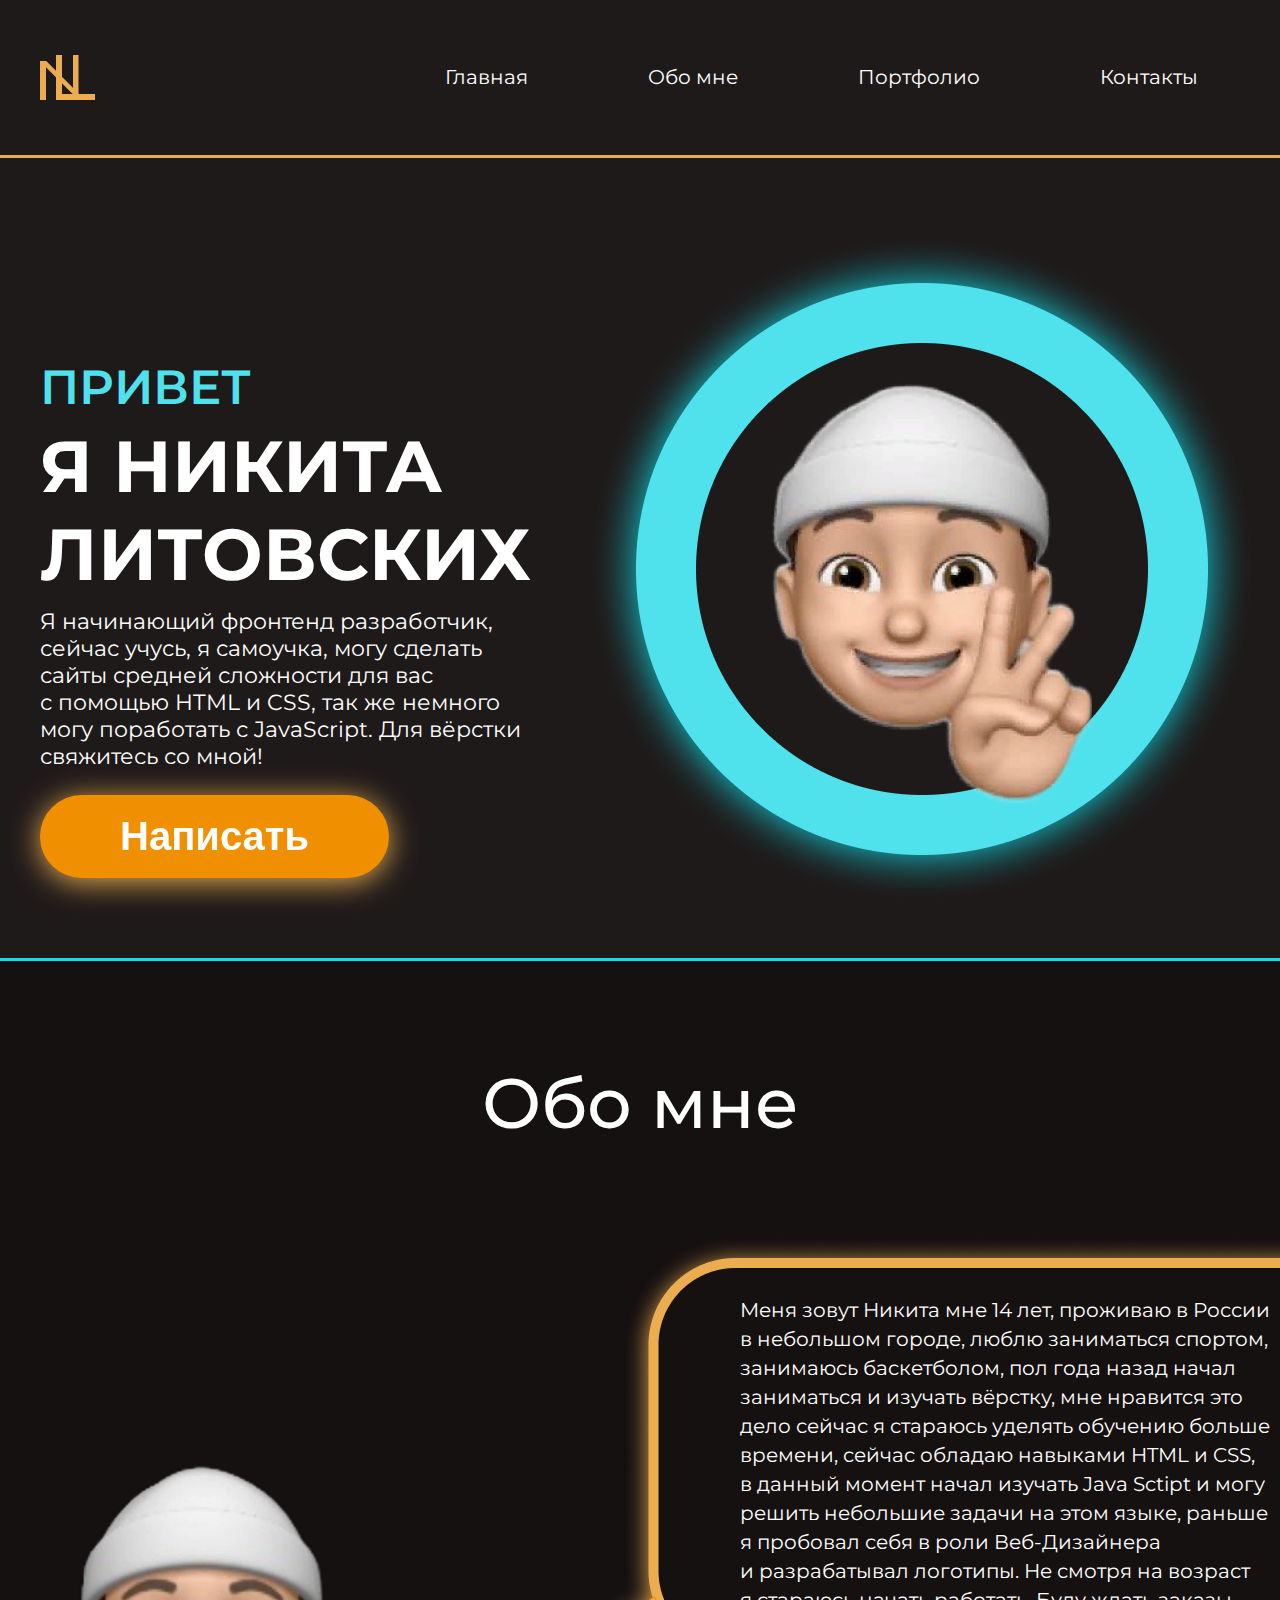
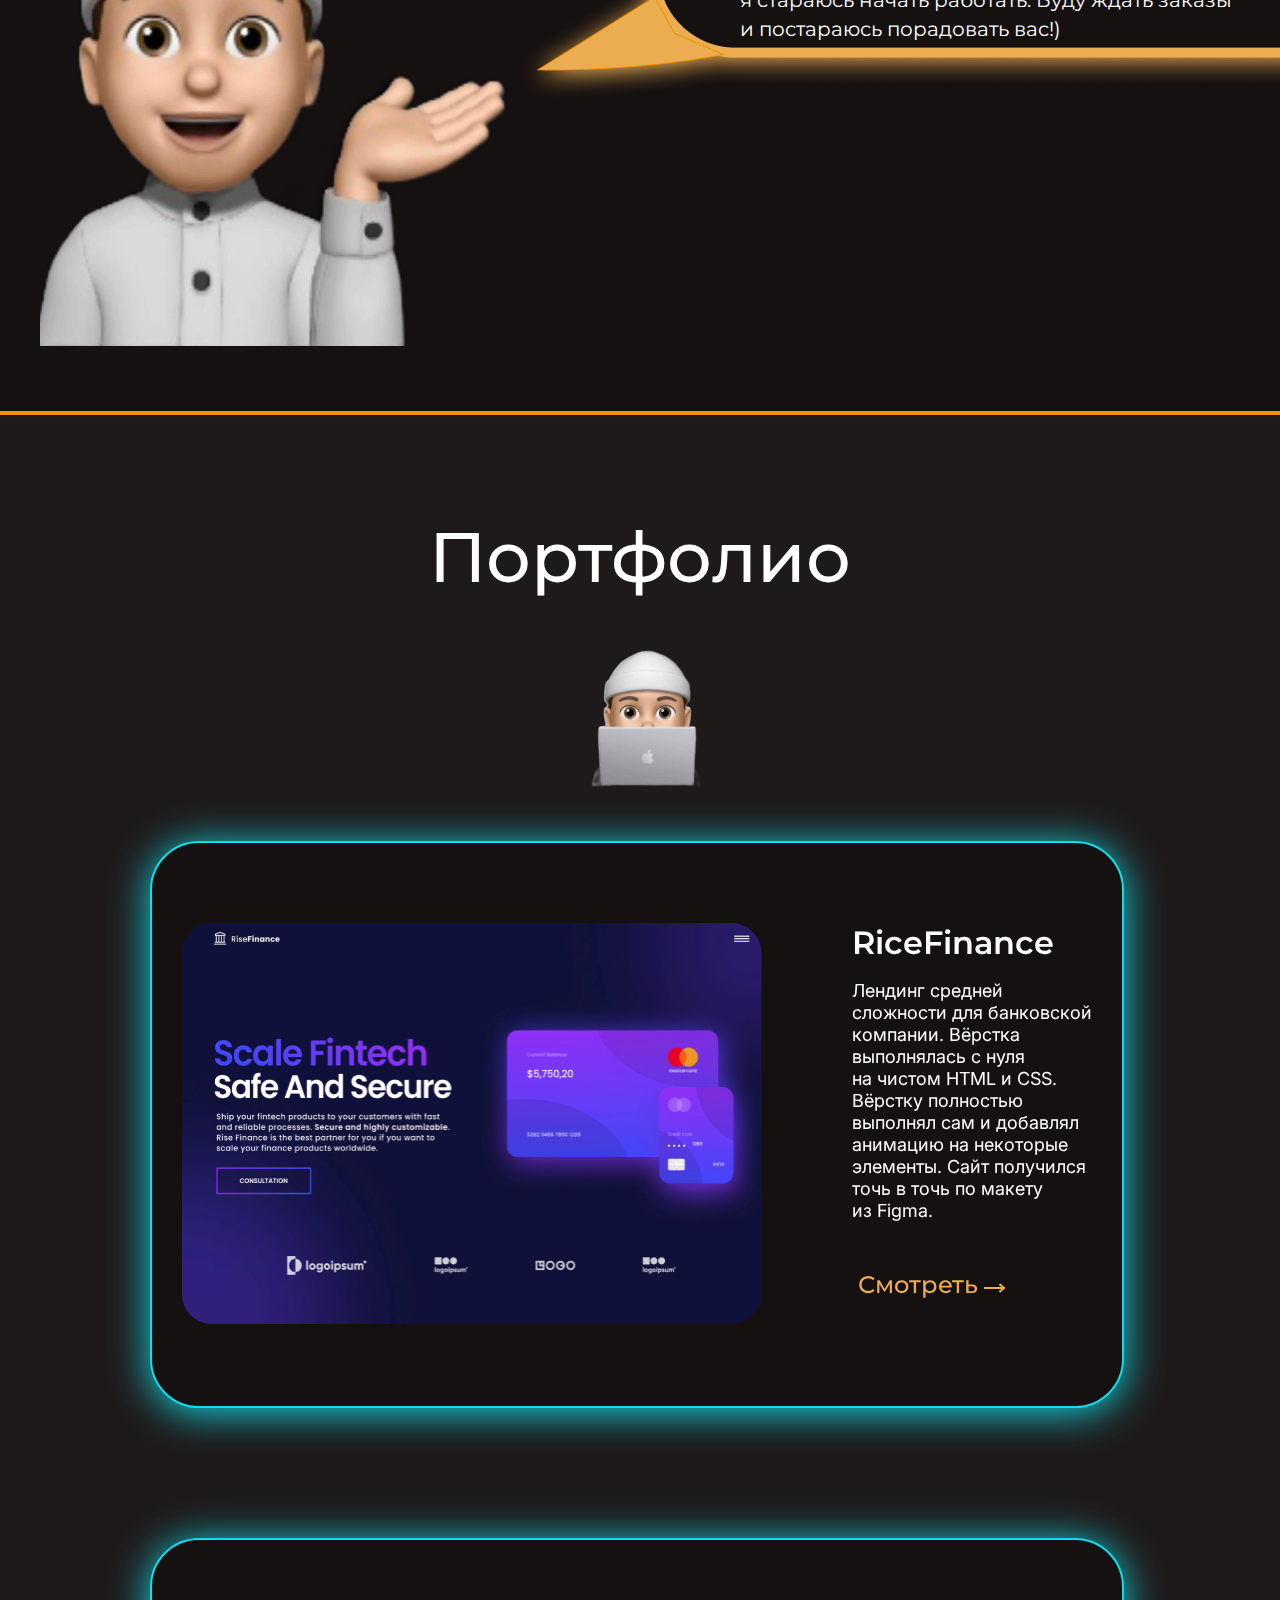
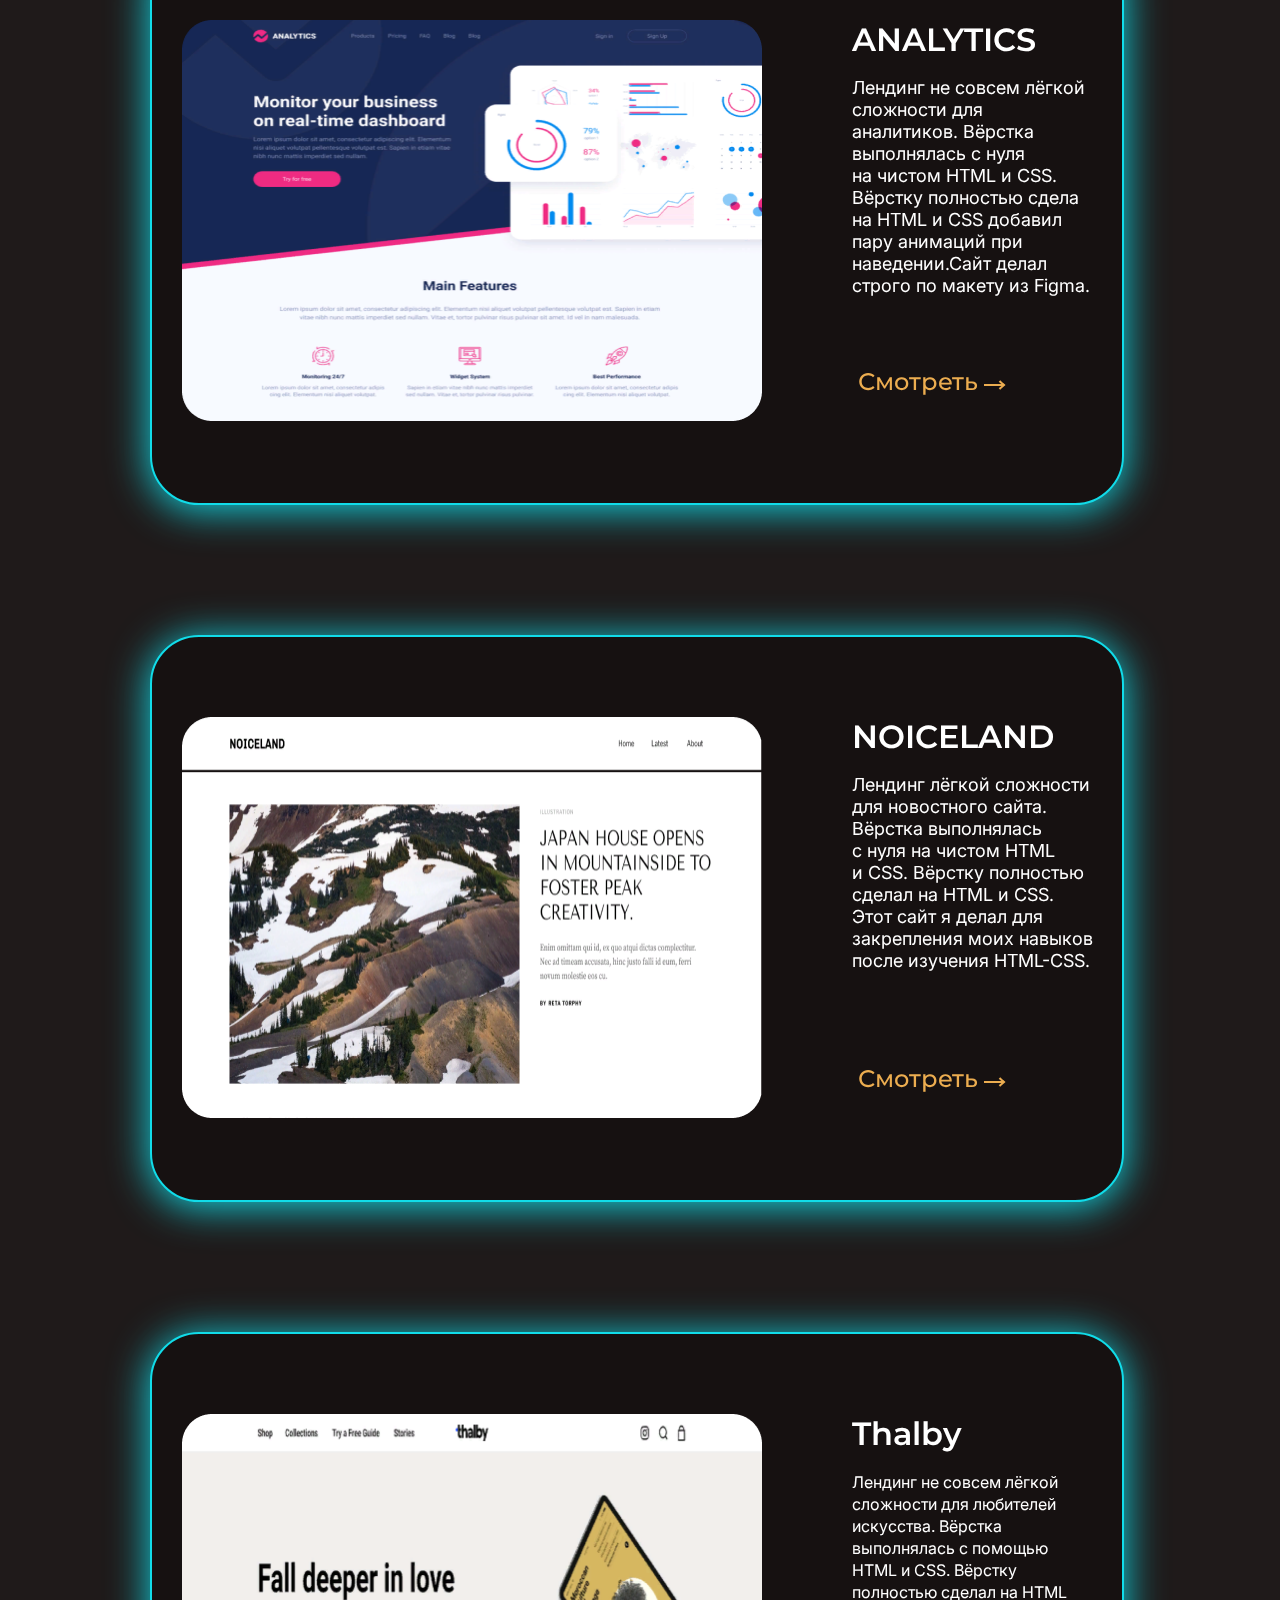
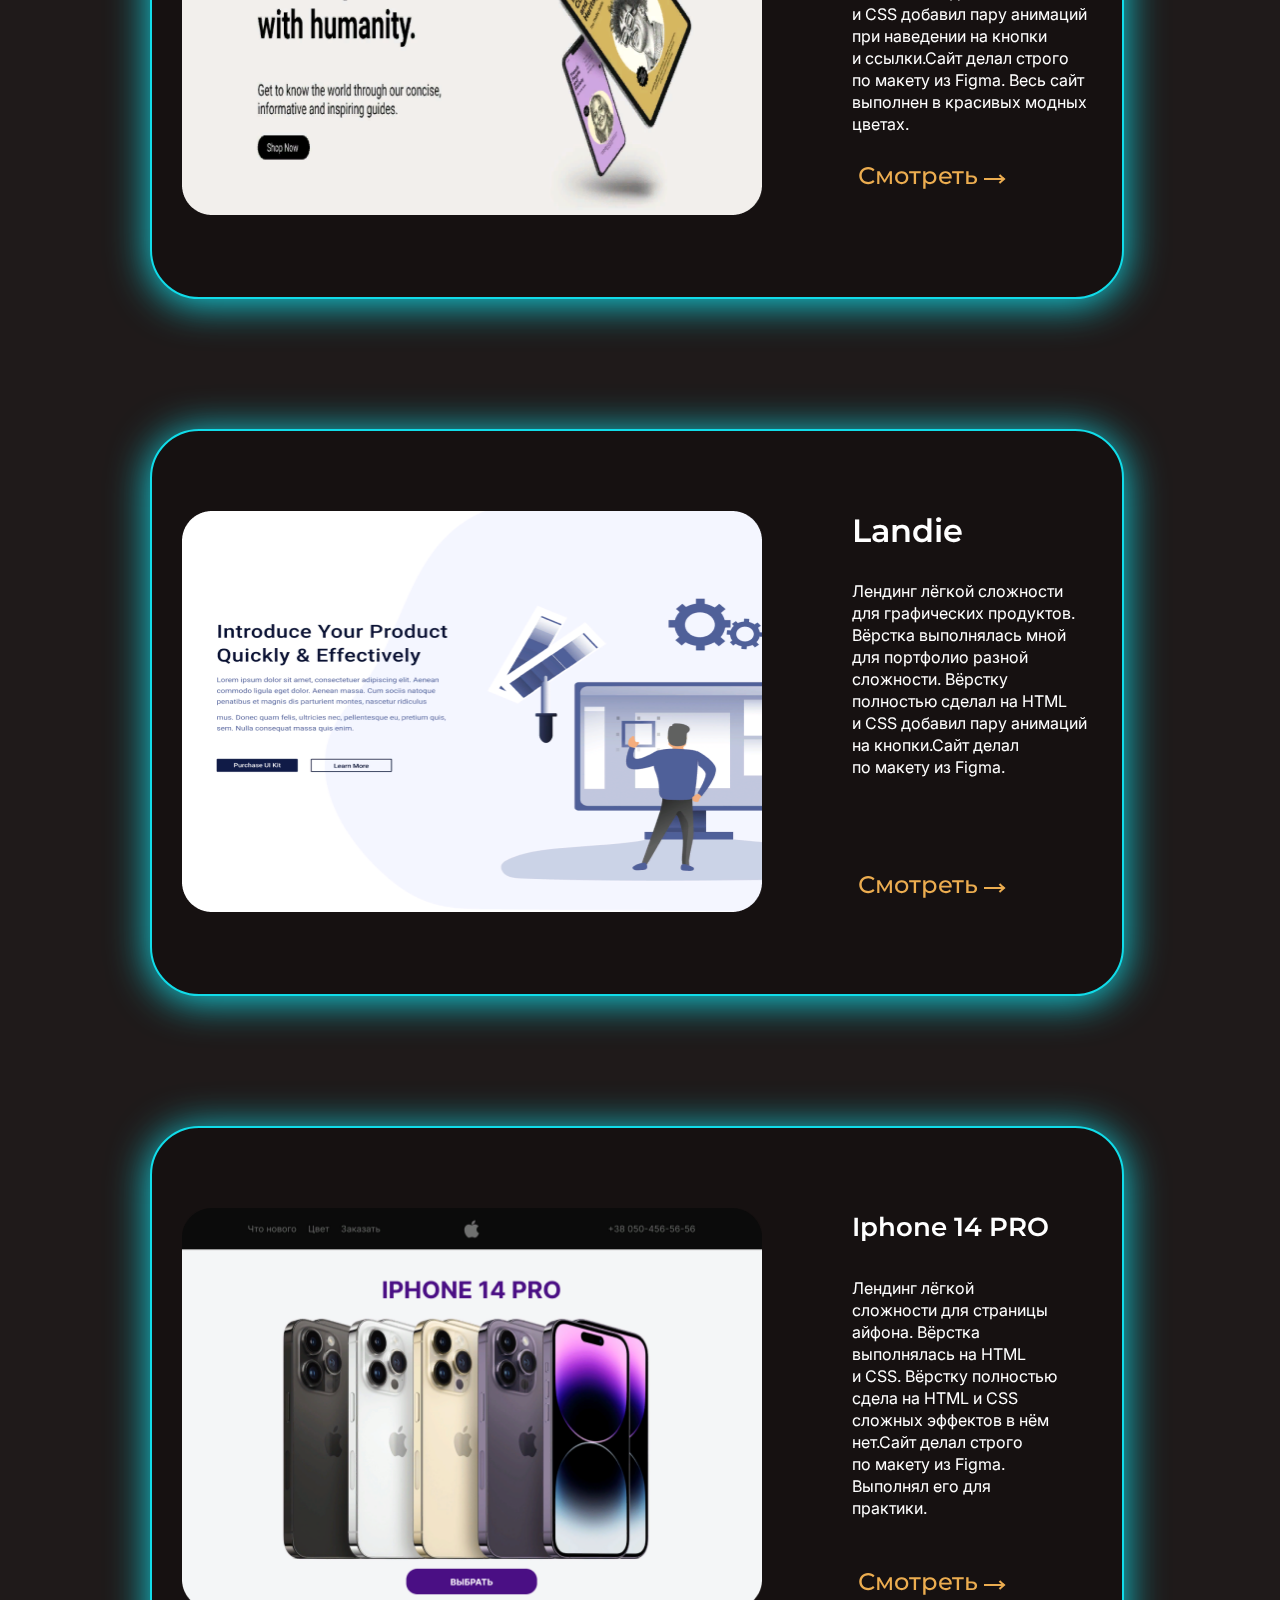
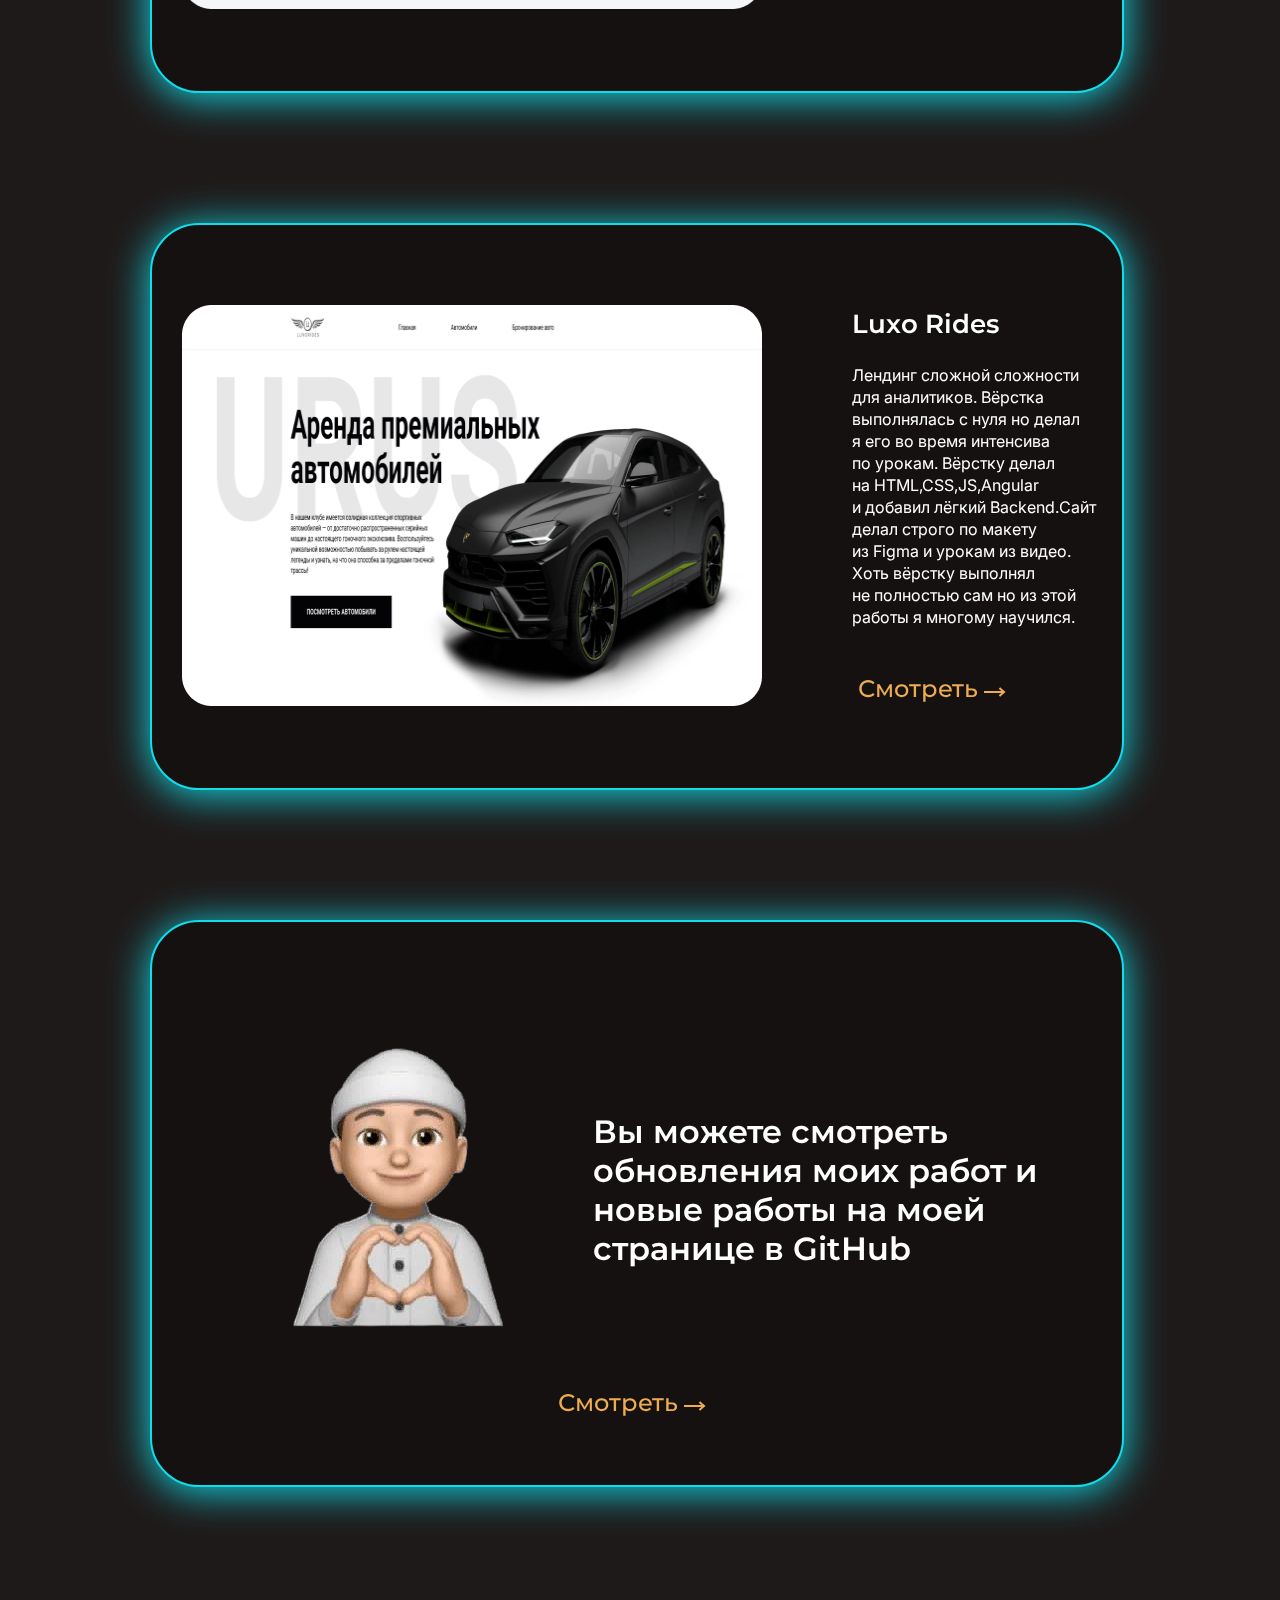
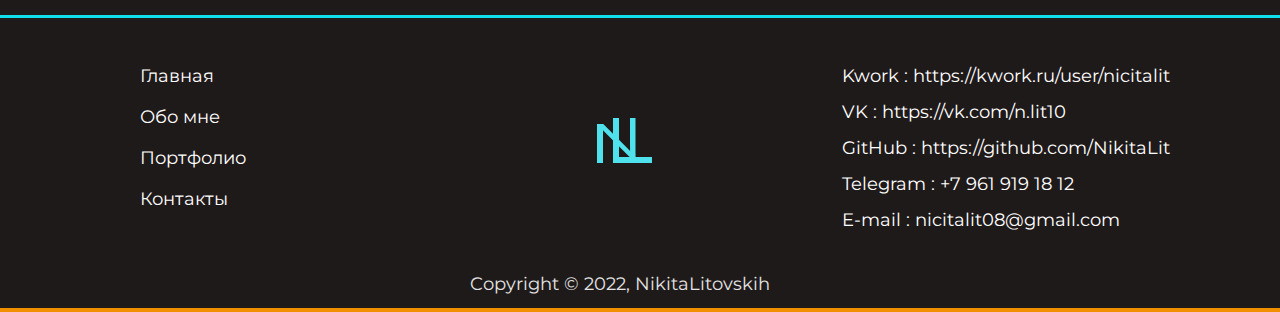
<file: index.html>
<!DOCTYPE html>
<html lang="ru">
<head>
   <meta charset="UTF-8">
   <meta http-equiv="X-UA-Compatible" content="IE=edge">
   <meta name="viewport" content="width=device-width, initial-scale=1.0">
   <title>Nikita Litovskih</title>
   <link rel="stylesheet" href="./about-me.html">
   <link rel="stylesheet" href="./portfolio.html">
   <link rel="stylesheet" href="./contacts.html">
   <link rel="stylesheet" href="./css/main.css">
   <link rel="preconnect" href="https://fonts.googleapis.com">
   <link rel="preconnect" href="https://fonts.gstatic.com" crossorigin>
   <link href="https://fonts.googleapis.com/css2?family=Inter&family=Montserrat:wght@400;500;600;700&display=swap" rel="stylesheet">
</head>
<body>
   <header class="header">
      <div class="container">
         <div class="header-contant">
            <a href=""><img src="./img/header/logo.svg" alt="Nikita Litovskih"></a>

            <div class="header-nav">
               <ul>
                  <a href="index.html"><li>Главная</li></a>
                  <a href="about-me.html"><li>Обо мне</li></a>
                  <a href="portfolio.html"><li>Портфолио</li></a>
                  <a href="contacts.html"><li>Контакты</li></a>
               </ul>
            </div>
         </div>

      </div>
   </header>

<main class="main">
   <div class="container">
      <div class="main-contant">

         <div class="main-text">
            <span>Привет</span>
            <h1>Я НИКИТА ЛИТОВСКИХ</h1>
            <p class="main-title">Я&nbsp;начинающий фронтенд разработчик, сейчас учусь, я&nbsp;самоучка, могу сделать сайты средней сложности для вас с&nbsp;помощью HTML и&nbsp;CSS, так&nbsp;же немного могу поработать с&nbsp;JavaScript. Для вёрстки свяжитесь со&nbsp;мной!</p>
            <button class="main-btn"><a href="https://kwork.ru/frontend/24420331/vyorstka-lyogkikh-saytov" target="_blank">Написать</a></button>
         </div>

         <img src="./img/main/main-img.png" alt="" class="main-my-img">
      </div>
   </div>
</main>

<section class="about">
   <div class="container">
      <h2>Обо мне</h2>

      <div class="about-contant">
         <img src="./img/about me/about-my-img.png" alt="I" class="about-my-img">
         <div class="sms">
            <p class="sms-title">Меня зовут Никита мне 14&nbsp;лет, проживаю в&nbsp;России в&nbsp;небольшом городе, люблю заниматься спортом, занимаюсь баскетболом, пол года назад начал заниматься и&nbsp;изучать вёрстку, мне нравится это дело сейчас я&nbsp;стараюсь уделять обучению больше времени, сейчас обладаю навыками HTML и&nbsp;CSS, в&nbsp;данный момент начал изучать Java Sctipt и&nbsp;могу решить небольшие задачи на&nbsp;этом языке, раньше я&nbsp;пробовал себя в&nbsp;роли Веб-Дизайнера и&nbsp;разрабатывал логотипы. Не&nbsp;смотря на&nbsp;возраст я&nbsp;стараюсь начать работать. Буду ждать заказы и&nbsp;постараюсь порадовать вас!)</p>
            <img src="./img/about me/sms-about.png" alt="" class="sms-img">
         </div>
      </div>
   </div>
</section>

<section class="portfolio">
   <div class="container">
      <h2>Портфолио</h2>
      <img src="./img/portfolio/portfolio-my-img.png" alt="I" class="i-in-portfolio">
   

   <div class="cards">

      <div class="card-one">
         <img src="./img/portfolio/1.png" alt="" class="card-img">
         <div class="card-title">
            <h3>RiceFinance</h3>
            <p>Лендинг средней сложности для банковской компании. Вёрстка выполнялась с&nbsp;нуля на&nbsp;чистом HTML и&nbsp;CSS. Вёрстку полностью выполнял сам и&nbsp;добавлял анимацию на&nbsp;некоторые элементы. Сайт получился точь в&nbsp;точь по&nbsp;макету из&nbsp;Figma.</p>
            <button><a href="https://nikitalit.github.io/RiceFinance/" target="_blank">Смотреть <img src="./img/portfolio/arrow.png" alt=""></a> </button>
         </div>
      </div>

      <div class="card-two">
         <img src="./img/portfolio/2.png" alt="" class="card-img">
         <div class="card-title">
            <h3>Analytics</h3>
            <p>Лендинг не&nbsp;совсем лёгкой сложности для аналитиков. Вёрстка выполнялась с&nbsp;нуля на&nbsp;чистом HTML и&nbsp;CSS. Вёрстку полностью сдела на&nbsp;HTML и&nbsp;CSS добавил пару анимаций при наведении.Сайт делал строго по&nbsp;макету из&nbsp;Figma.</p>
            <button><a href="https://nikitalit.github.io/analytics/" target="_blank">Смотреть <img src="./img/portfolio/arrow.png" alt=""></a> </button>
         </div>
      </div>

      <div class="card-three">
         <img src="./img/portfolio/3.png" alt="" class="card-img">
         <div class="card-title">
            <h3>Noiceland</h3>
            <p>Лендинг лёгкой сложности для новостного сайта. Вёрстка выполнялась с&nbsp;нуля на&nbsp;чистом HTML и&nbsp;CSS. Вёрстку полностью сделал на&nbsp;HTML и&nbsp;CSS. Этот сайт я&nbsp;делал для закрепления моих навыков после изучения HTML-CSS.</p>
            <button><a href="https://nikitalit.github.io/noiceland/" target="_blank">Смотреть <img src="./img/portfolio/arrow.png" alt=""></a> </button>
         </div>
      </div>

      <div class="card-four">
         <img src="./img/portfolio/4.png" alt="" class="card-img">
         <div class="card-title">
            <h3>Thalby</h3>
            <p>Лендинг не&nbsp;совсем лёгкой сложности для любителей искусства. Вёрстка выполнялась с&nbsp;помощью HTML и&nbsp;CSS. Вёрстку полностью сделал на&nbsp;HTML и&nbsp;CSS добавил пару анимаций при наведении на&nbsp;кнопки и&nbsp;ссылки.Сайт делал строго по&nbsp;макету из&nbsp;Figma. Весь сайт выполнен в&nbsp;красивых модных цветах.</p>
            <button><a href="https://nikitalit.github.io/thably/" target="_blank">Смотреть <img src="./img/portfolio/arrow.png" alt=""></a> </button>
         </div>
      </div>

      <div class="card-five">
         <img src="./img/portfolio/5.png" alt="" class="card-img">
         <div class="card-title">
            <h3>Landie</h3>
            <p>Лендинг лёгкой сложности для графических продуктов. Вёрстка выполнялась мной для портфолио разной сложности. Вёрстку полностью сделал на&nbsp;HTML и&nbsp;CSS добавил пару анимаций на&nbsp;кнопки.Сайт делал по&nbsp;макету из&nbsp;Figma.</p>
            <button><a href="https://nikitalit.github.io/lande/" target="_blank">Смотреть <img src="./img/portfolio/arrow.png" alt=""></a> </button>
         </div>
      </div>

      <div class="card-six">
         <img src="./img/portfolio/6.png" alt="" class="card-img">
         <div class="card-title">
            <h3>Iphone 14 PRO</h3>
            <p>Лендинг лёгкой сложности для страницы айфона. Вёрстка выполнялась на&nbsp;HTML и&nbsp;CSS. Вёрстку полностью сдела на&nbsp;HTML и&nbsp;CSS сложных эффектов в&nbsp;нём нет.Сайт делал строго по&nbsp;макету из&nbsp;Figma.
               Выполнял его для практики.</p>
               <button><a href="https://nikitalit.github.io/Iphone-14-Pro/" target="_blank">Смотреть <img src="./img/portfolio/arrow.png" alt=""></a> </button>
         </div>
      </div>

      <div class="card-seven">
         <img src="./img/portfolio/7.png" alt="" class="card-img">
         <div class="card-title">
            <h3>Luxo Rides</h3>
            <p>Лендинг сложной сложности для аналитиков. Вёрстка выполнялась с&nbsp;нуля но&nbsp;делал я&nbsp;его во&nbsp;время интенсива по&nbsp;урокам. Вёрстку делал на&nbsp;HTML,CSS,JS,Angular и&nbsp;добавил лёгкий Backend.Сайт делал строго по&nbsp;макету из&nbsp;Figma и&nbsp;урокам из&nbsp;видео. Хоть вёрстку выполнял не&nbsp;полностью сам но&nbsp;из&nbsp;этой работы я&nbsp;многому научился.</p>
            <button><a href="https://nikitalit.github.io/cars-hw/" target="_blank">Смотреть <img src="./img/portfolio/arrow.png" alt=""></a> </button>
         </div>
      </div>

      <div class="card-eight">
         <div class="info-card-eight">
            <img src="./img/portfolio/8.png" alt="" class="end-card-img">
            <p>Вы можете смотреть обновления моих работ и новые работы на моей странице в GitHub</p>
         </div>
         
         <button class="center-card-btn"><a href="https://github.com/NikitaLit" target="_blank">Смотреть <img src="./img/portfolio/arrow.png" alt=""></a></button>
      </div>
      
      
      
      
      
   </div>
   </div>
</section>

<footer class="footer">
   <div class="container">

      <div class="footer-main">
         <div class="footer-nav">
            <ul>
               <li><a href="index.html">Главная</a></li>
               <li><a href="about-me.html">Обо мне</a></li>
               <li><a href="portfolio.html">Портфолио</a></li>
               <li><a href="contacts.html">Контакты</a></li>
            </ul>
         </div>

         <a href=""><img src="./img/footer/footer-logo.svg" alt="" class="footer-logo"></a>

         <div class="footer-contacts">
            <ul>
               <li><a href="">Kwork : https://kwork.ru/user/nicitalit</a></li>
               <li><a href="">VK : https://vk.com/n.lit10</a></li>
               <li><a href="">GitHub : https://github.com/NikitaLit</a></li>
               <li><a href="">Telegram : +7 961 919 18 12</a></li>
               <li><a href="">E-mail : nicitalit08@gmail.com</a></li>
            </ul>
         </div>
      </div>

      <p class="footer-copyright">Copyright © 2022, NikitaLitovskih</p>

      
   </div>
</footer>


</body>
</html>
</file>
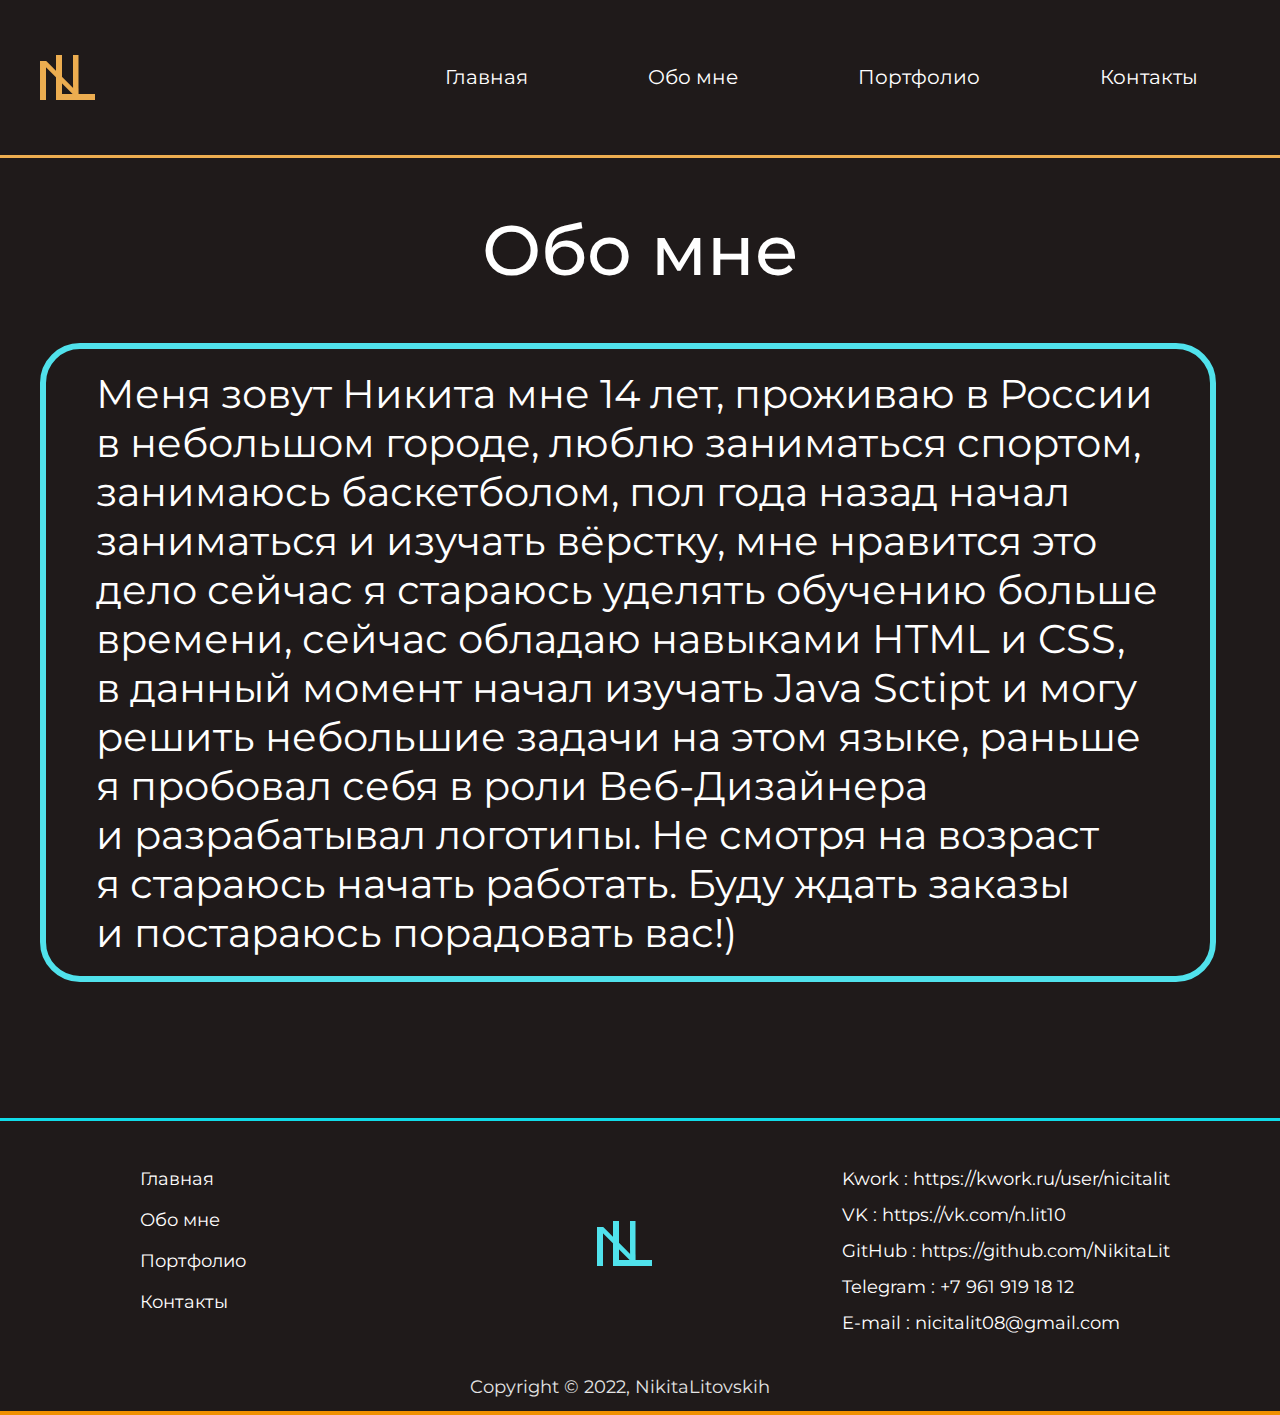
<file: about-me.html>
<!DOCTYPE html>
<html lang="ru">
<head>
   <meta charset="UTF-8">
   <meta http-equiv="X-UA-Compatible" content="IE=edge">
   <meta name="viewport" content="width=device-width, initial-scale=1.0">
   <title>Nikita Litovskih</title>
   <link rel="stylesheet" href="./about-me.html">
   <link rel="stylesheet" href="./css/main.css">
   <link rel="stylesheet" href="./css/about.css">
   <link rel="preconnect" href="https://fonts.googleapis.com">
   <link rel="preconnect" href="https://fonts.gstatic.com" crossorigin>
   <link href="https://fonts.googleapis.com/css2?family=Inter&family=Montserrat:wght@400;500;600;700&display=swap" rel="stylesheet">
</head>
<body>
   <header class="header">
      <div class="container">
         <div class="header-contant">
            <a href="index.html"><img src="./img/header/logo.svg" alt="Nikita Litovskih"></a>

            <div class="header-nav">
               <ul>
                  <a href="index.html"><li>Главная</li></a>
                  <a href="about-me.html"><li>Обо мне</li></a>
                  <a href="portfolio.html"><li>Портфолио</li></a>
                  <a href="contacts.html"><li>Контакты</li></a>
               </ul>
            </div>
         </div>

      </div>
   </header>

   <section class="about-page">
      <div class="container">
         <h2>Обо мне</h2>
         <div class="about-page-title">
            <p class="subtitle-about">Меня зовут Никита мне 14&nbsp;лет, проживаю в&nbsp;России в&nbsp;небольшом городе, люблю заниматься спортом, занимаюсь баскетболом, пол года назад начал заниматься и&nbsp;изучать вёрстку, мне нравится это дело сейчас я&nbsp;стараюсь уделять обучению больше времени, сейчас обладаю навыками HTML и&nbsp;CSS, в&nbsp;данный момент начал изучать Java Sctipt и&nbsp;могу решить небольшие задачи на&nbsp;этом языке, раньше я&nbsp;пробовал себя в&nbsp;роли Веб-Дизайнера и&nbsp;разрабатывал логотипы. Не&nbsp;смотря на&nbsp;возраст я&nbsp;стараюсь начать работать. Буду ждать заказы и&nbsp;постараюсь порадовать вас!)</p>
         </div>
      </div>
      
   </section>

   <footer class="footer">
      <div class="container">
   
         <div class="footer-main">
            <div class="footer-nav">
               <ul>
                  <li><a href="index.html">Главная</a></li>
                  <li><a href="about-me.html">Обо мне</a></li>
                  <li><a href="portfolio.html">Портфолио</a></li>
                  <li><a href="contacts.html">Контакты</a></li>
               </ul>
            </div>
   
            <a href=""><img src="./img/footer/footer-logo.svg" alt="" class="footer-logo"></a>
   
            <div class="footer-contacts">
               <ul>
                  <li><a href="">Kwork : https://kwork.ru/user/nicitalit</a></li>
                  <li><a href="">VK : https://vk.com/n.lit10</a></li>
                  <li><a href="">GitHub : https://github.com/NikitaLit</a></li>
                  <li><a href="">Telegram : +7 961 919 18 12</a></li>
                  <li><a href="">E-mail : nicitalit08@gmail.com</a></li>
               </ul>
            </div>
         </div>
   
         <p class="footer-copyright">Copyright © 2022, NikitaLitovskih</p>
   
         
      </div>
   </footer>


</body>
</html>
</file>
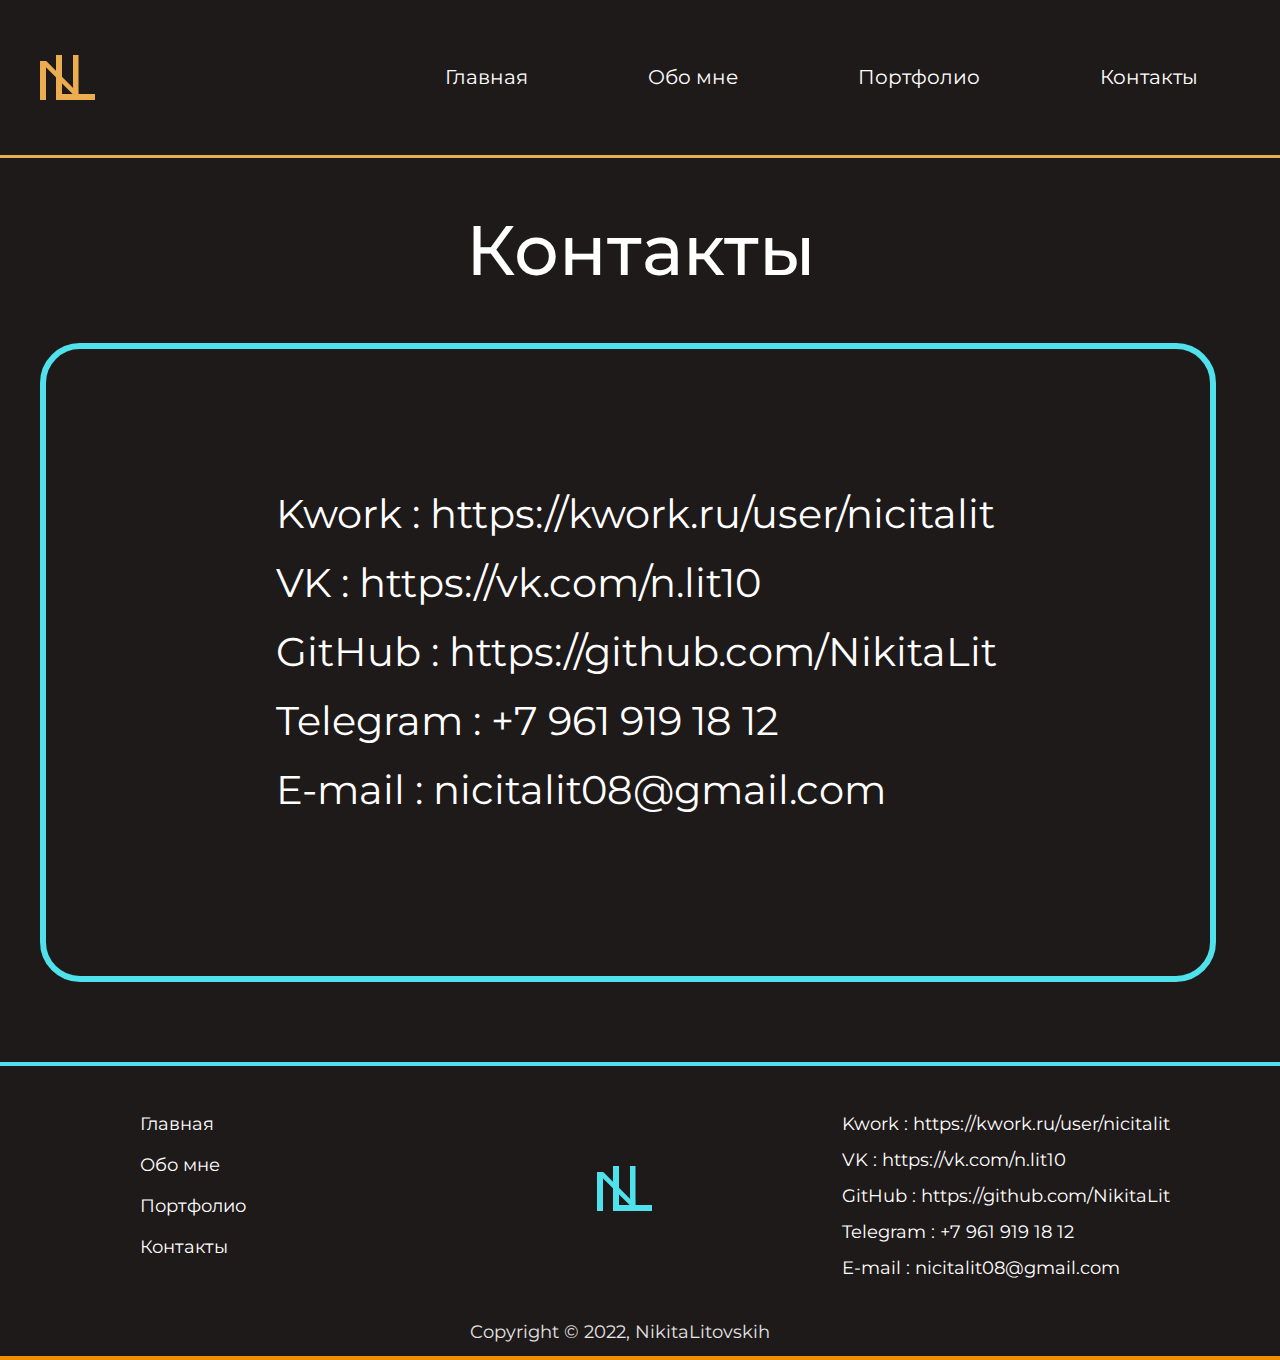
<file: contacts.html>
<!DOCTYPE html>
<html lang="ru">
<head>
   <meta charset="UTF-8">
   <meta http-equiv="X-UA-Compatible" content="IE=edge">
   <meta name="viewport" content="width=device-width, initial-scale=1.0">
   <title>Nikita Litovskih</title>
   <link rel="stylesheet" href="./about-me.html">
   <link rel="stylesheet" href="./css/main.css">
   <link rel="stylesheet" href="./css/contacts.css">
   <link rel="preconnect" href="https://fonts.googleapis.com">
   <link rel="preconnect" href="https://fonts.gstatic.com" crossorigin>
   <link href="https://fonts.googleapis.com/css2?family=Inter&family=Montserrat:wght@400;500;600;700&display=swap" rel="stylesheet">
</head>
<body>
   <header class="header">
      <div class="container">
         <div class="header-contant">
            <a href="index.html"><img src="./img/header/logo.svg" alt="Nikita Litovskih"></a>

            <div class="header-nav">
               <ul>
                  <a href="index.html"><li>Главная</li></a>
                  <a href="about-me.html"><li>Обо мне</li></a>
                  <a href="portfolio.html"><li>Портфолио</li></a>
                  <a href="contacts.html"><li>Контакты</li></a>
               </ul>
            </div>
         </div>

      </div>
   </header>

<section class="contacts-page">
   <div class="container">
      <h2>Контакты</h2>
      <div class="contacts-card">
         
         <div class="contacts-title">
            <ul>
               <li><a href="">Kwork : https://kwork.ru/user/nicitalit</a></li>
               <li><a href="">VK : https://vk.com/n.lit10</a></li>
               <li><a href="">GitHub : https://github.com/NikitaLit</a></li>
               <li><a href="">Telegram : +7 961 919 18 12</a></li>
               <li><a href="">E-mail : nicitalit08@gmail.com</a></li>
            </ul>
         </div>
      </div>
   </div>
</section>

<footer class="footer">
   <div class="container">

      <div class="footer-main">
         <div class="footer-nav">
            <ul>
               <li><a href="index.html">Главная</a></li>
               <li><a href="about-me.html">Обо мне</a></li>
               <li><a href="portfolio.html">Портфолио</a></li>
               <li><a href="contacts.html">Контакты</a></li>
            </ul>
         </div>

         <a href=""><img src="./img/footer/footer-logo.svg" alt="" class="footer-logo"></a>

         <div class="footer-contacts">
            <ul>
               <li><a href="">Kwork : https://kwork.ru/user/nicitalit</a></li>
               <li><a href="">VK : https://vk.com/n.lit10</a></li>
               <li><a href="">GitHub : https://github.com/NikitaLit</a></li>
               <li><a href="">Telegram : +7 961 919 18 12</a></li>
               <li><a href="">E-mail : nicitalit08@gmail.com</a></li>
            </ul>
         </div>
      </div>

      <p class="footer-copyright">Copyright © 2022, NikitaLitovskih</p>

      
   </div>
</footer>



</body>
</html>
</file>
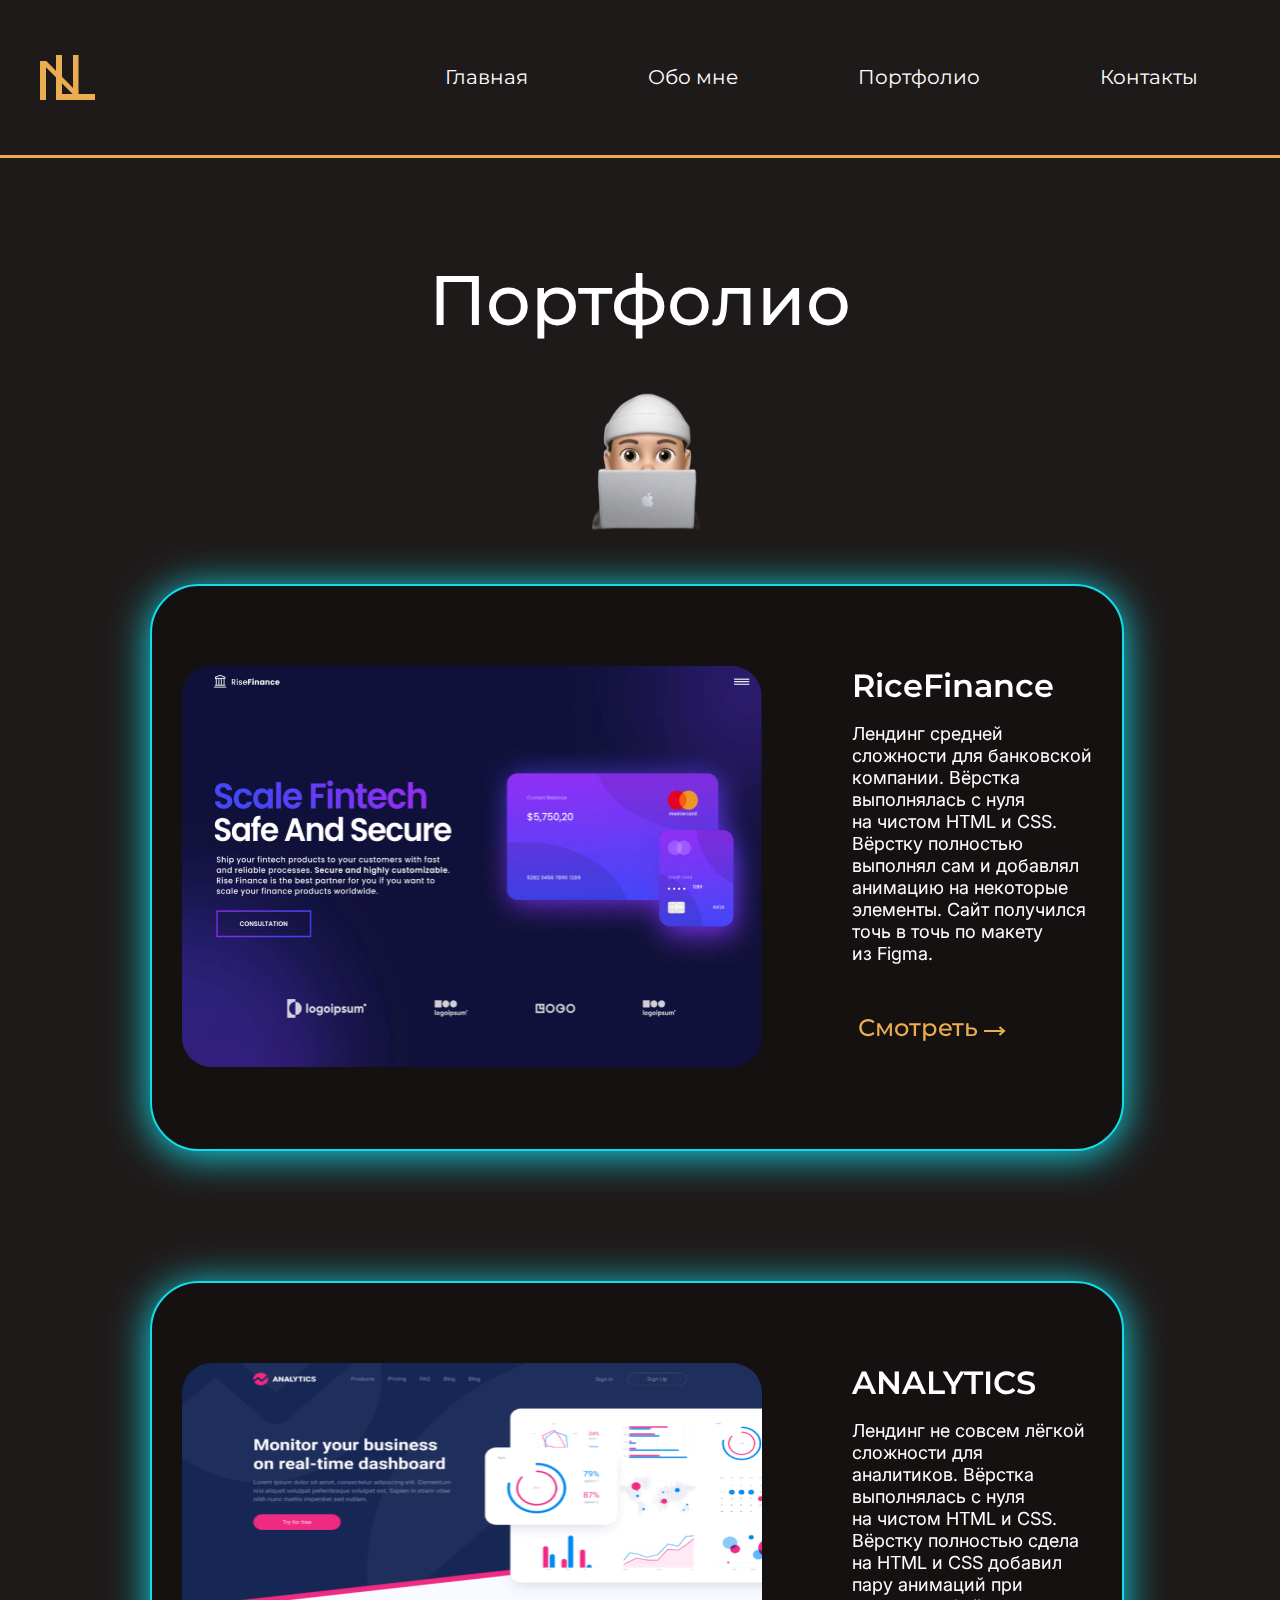
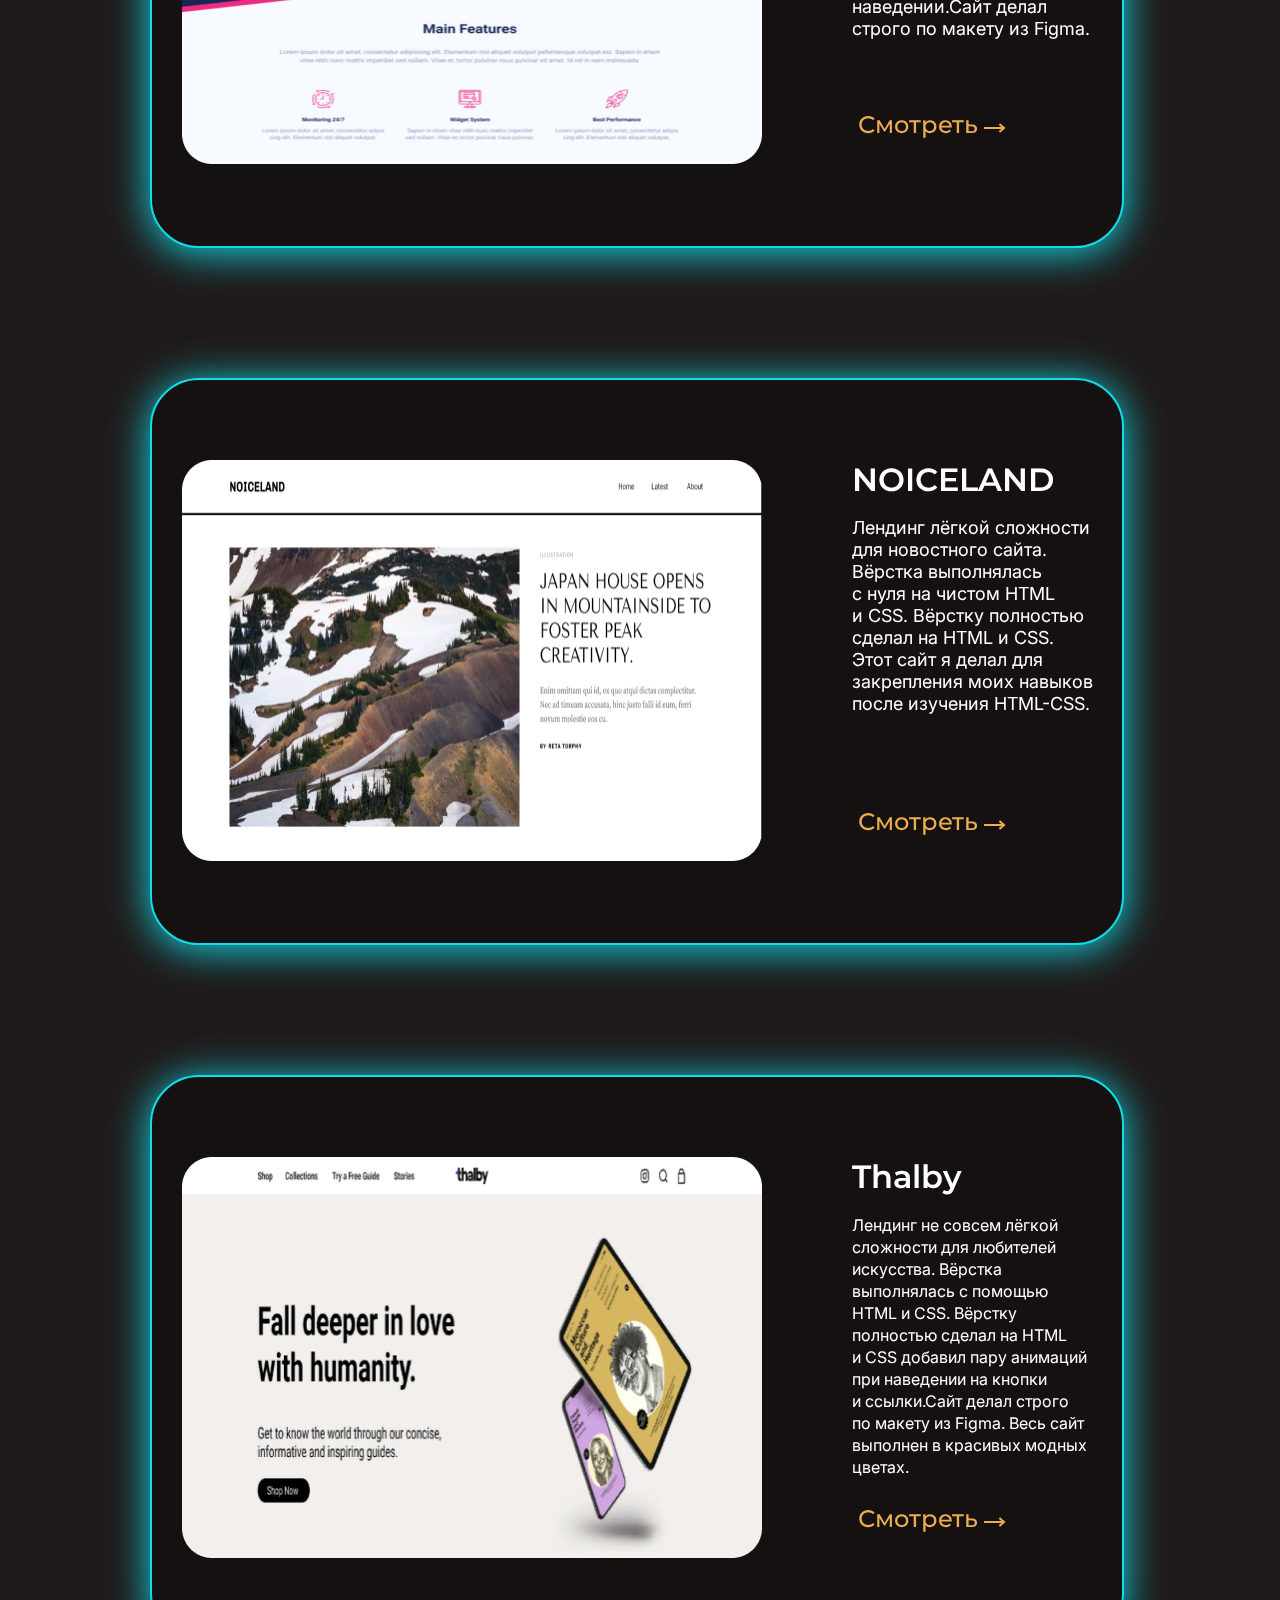
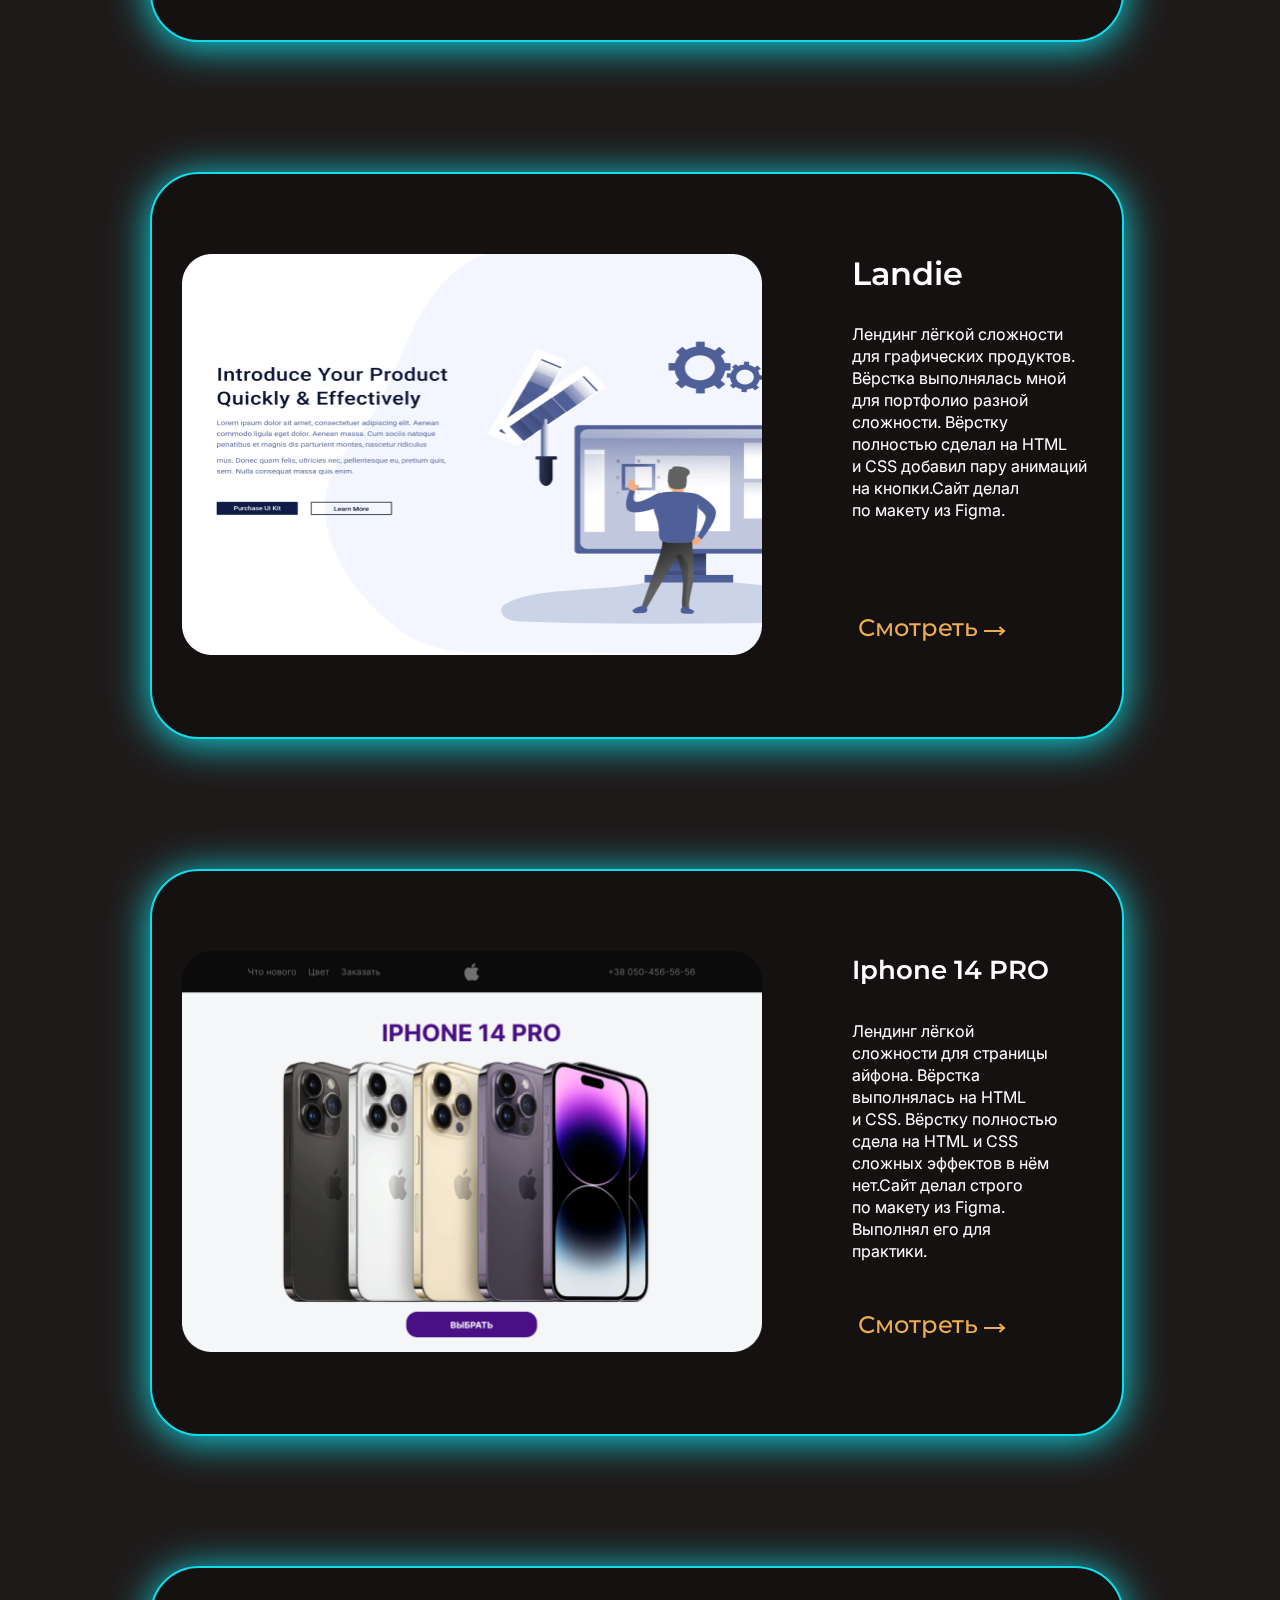
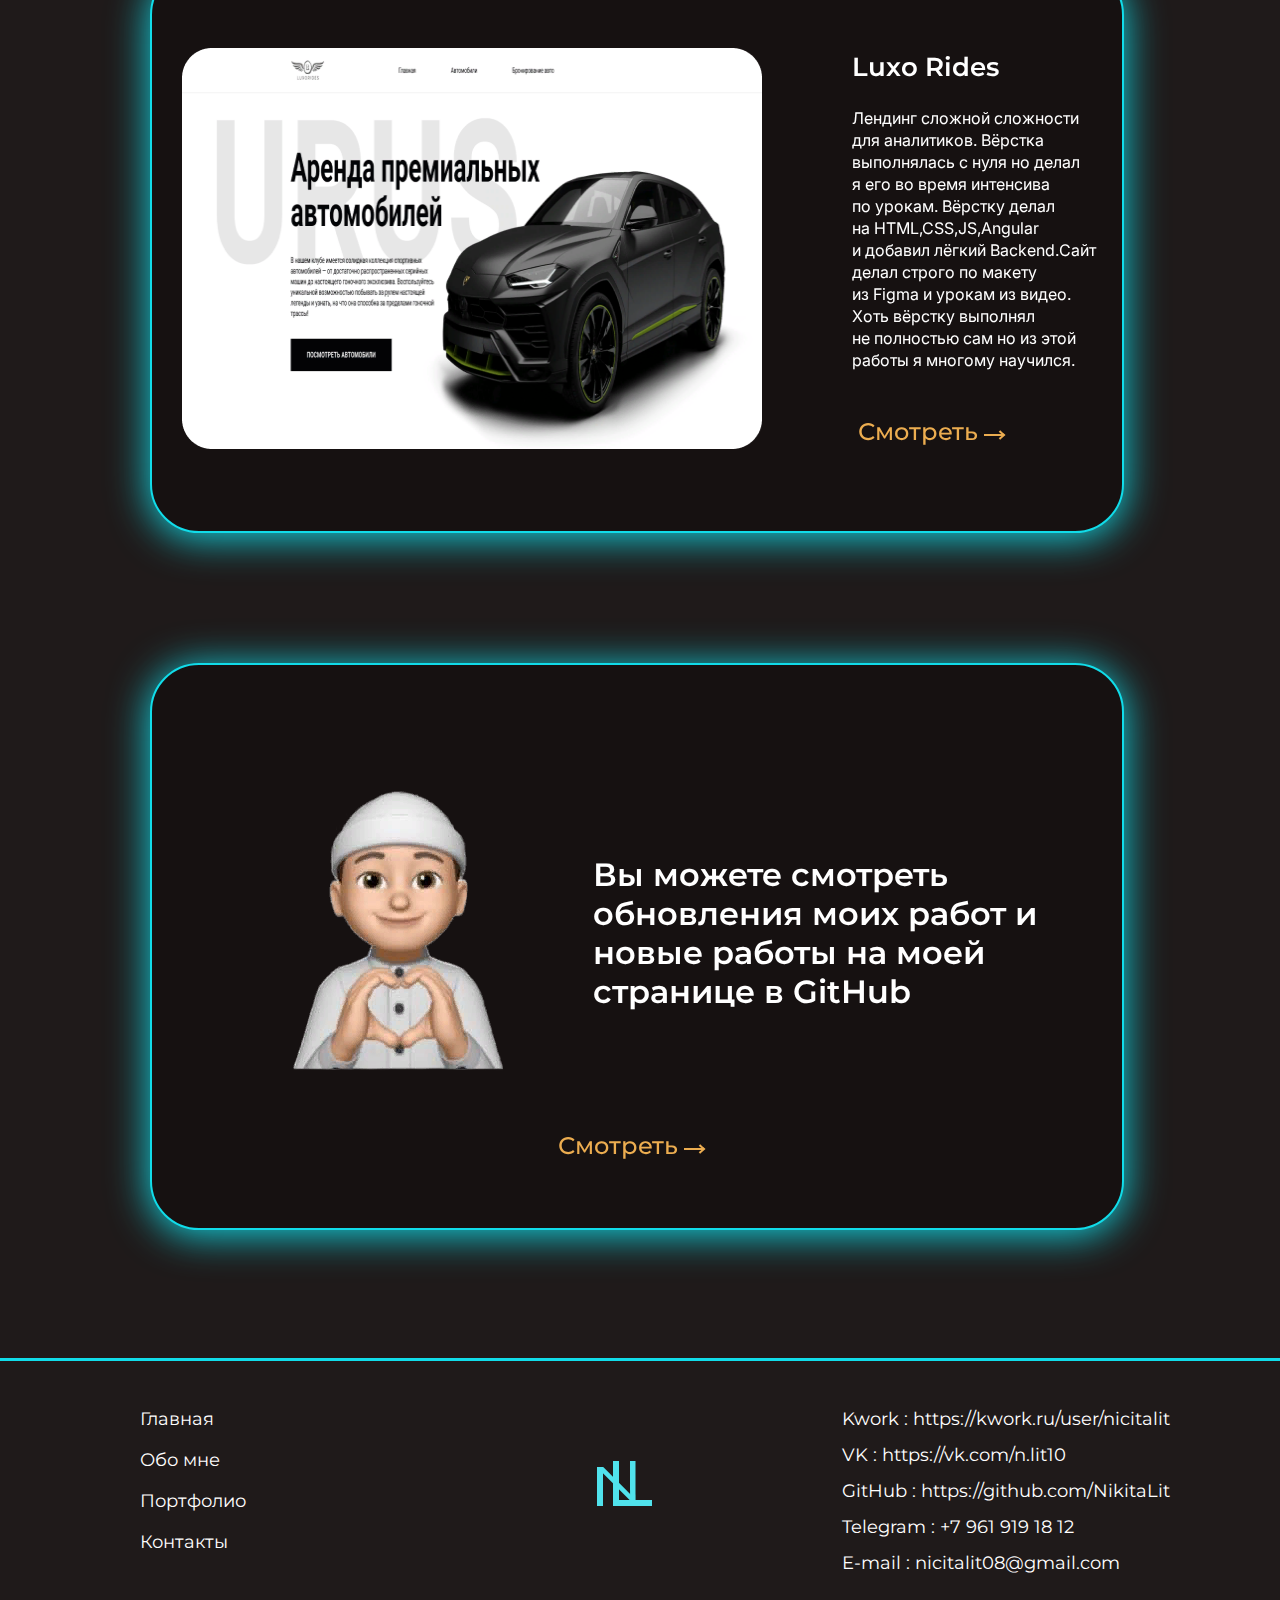
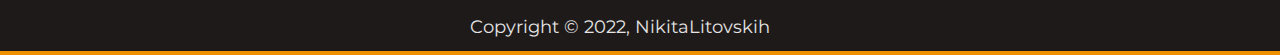
<file: portfolio.html>
<!DOCTYPE html>
<html lang="ru">
<head>
   <meta charset="UTF-8">
   <meta http-equiv="X-UA-Compatible" content="IE=edge">
   <meta name="viewport" content="width=device-width, initial-scale=1.0">
   <title>Nikita Litovskih</title>
   <link rel="stylesheet" href="./about-me.html">
   <link rel="stylesheet" href="./css/main.css">
   <link rel="preconnect" href="https://fonts.googleapis.com">
   <link rel="preconnect" href="https://fonts.gstatic.com" crossorigin>
   <link href="https://fonts.googleapis.com/css2?family=Inter&family=Montserrat:wght@400;500;600;700&display=swap" rel="stylesheet">
</head>
<body>
   <header class="header">
      <div class="container">
         <div class="header-contant">
            <a href="index.html"><img src="./img/header/logo.svg" alt="Nikita Litovskih"></a>

            <div class="header-nav">
               <ul>
                  <a href="index.html"><li>Главная</li></a>
                  <a href="about-me.html"><li>Обо мне</li></a>
                  <a href="portfolio.html"><li>Портфолио</li></a>
                  <a href="contacts.html"><li>Контакты</li></a>
               </ul>
            </div>
         </div>

      </div>
   </header>

   <section class="portfolio">
      <div class="container">
         <h2>Портфолио</h2>
         <img src="./img/portfolio/portfolio-my-img.png" alt="I" class="i-in-portfolio">
      
   
      <div class="cards">
   
         <div class="card-one">
            <img src="./img/portfolio/1.png" alt="" class="card-img">
            <div class="card-title">
               <h3>RiceFinance</h3>
               <p>Лендинг средней сложности для банковской компании. Вёрстка выполнялась с&nbsp;нуля на&nbsp;чистом HTML и&nbsp;CSS. Вёрстку полностью выполнял сам и&nbsp;добавлял анимацию на&nbsp;некоторые элементы. Сайт получился точь в&nbsp;точь по&nbsp;макету из&nbsp;Figma.</p>
               <button><a href="https://nikitalit.github.io/RiceFinance/" target="_blank">Смотреть <img src="./img/portfolio/arrow.png" alt=""></a> </button>
            </div>
         </div>
   
         <div class="card-two">
            <img src="./img/portfolio/2.png" alt="" class="card-img">
            <div class="card-title">
               <h3>Analytics</h3>
               <p>Лендинг не&nbsp;совсем лёгкой сложности для аналитиков. Вёрстка выполнялась с&nbsp;нуля на&nbsp;чистом HTML и&nbsp;CSS. Вёрстку полностью сдела на&nbsp;HTML и&nbsp;CSS добавил пару анимаций при наведении.Сайт делал строго по&nbsp;макету из&nbsp;Figma.</p>
               <button><a href="https://nikitalit.github.io/analytics/" target="_blank">Смотреть <img src="./img/portfolio/arrow.png" alt=""></a> </button>
            </div>
         </div>
   
         <div class="card-three">
            <img src="./img/portfolio/3.png" alt="" class="card-img">
            <div class="card-title">
               <h3>Noiceland</h3>
               <p>Лендинг лёгкой сложности для новостного сайта. Вёрстка выполнялась с&nbsp;нуля на&nbsp;чистом HTML и&nbsp;CSS. Вёрстку полностью сделал на&nbsp;HTML и&nbsp;CSS. Этот сайт я&nbsp;делал для закрепления моих навыков после изучения HTML-CSS.</p>
               <button><a href="https://nikitalit.github.io/noiceland/" target="_blank">Смотреть <img src="./img/portfolio/arrow.png" alt=""></a> </button>
            </div>
         </div>
   
         <div class="card-four">
            <img src="./img/portfolio/4.png" alt="" class="card-img">
            <div class="card-title">
               <h3>Thalby</h3>
               <p>Лендинг не&nbsp;совсем лёгкой сложности для любителей искусства. Вёрстка выполнялась с&nbsp;помощью HTML и&nbsp;CSS. Вёрстку полностью сделал на&nbsp;HTML и&nbsp;CSS добавил пару анимаций при наведении на&nbsp;кнопки и&nbsp;ссылки.Сайт делал строго по&nbsp;макету из&nbsp;Figma. Весь сайт выполнен в&nbsp;красивых модных цветах.</p>
               <button><a href="https://nikitalit.github.io/thably/" target="_blank">Смотреть <img src="./img/portfolio/arrow.png" alt=""></a> </button>
            </div>
         </div>
   
         <div class="card-five">
            <img src="./img/portfolio/5.png" alt="" class="card-img">
            <div class="card-title">
               <h3>Landie</h3>
               <p>Лендинг лёгкой сложности для графических продуктов. Вёрстка выполнялась мной для портфолио разной сложности. Вёрстку полностью сделал на&nbsp;HTML и&nbsp;CSS добавил пару анимаций на&nbsp;кнопки.Сайт делал по&nbsp;макету из&nbsp;Figma.</p>
               <button><a href="https://nikitalit.github.io/lande/" target="_blank">Смотреть <img src="./img/portfolio/arrow.png" alt=""></a> </button>
            </div>
         </div>
   
         <div class="card-six">
            <img src="./img/portfolio/6.png" alt="" class="card-img">
            <div class="card-title">
               <h3>Iphone 14 PRO</h3>
               <p>Лендинг лёгкой сложности для страницы айфона. Вёрстка выполнялась на&nbsp;HTML и&nbsp;CSS. Вёрстку полностью сдела на&nbsp;HTML и&nbsp;CSS сложных эффектов в&nbsp;нём нет.Сайт делал строго по&nbsp;макету из&nbsp;Figma.
                  Выполнял его для практики.</p>
                  <button><a href="https://nikitalit.github.io/Iphone-14-Pro/" target="_blank">Смотреть <img src="./img/portfolio/arrow.png" alt=""></a> </button>
            </div>
         </div>
   
         <div class="card-seven">
            <img src="./img/portfolio/7.png" alt="" class="card-img">
            <div class="card-title">
               <h3>Luxo Rides</h3>
               <p>Лендинг сложной сложности для аналитиков. Вёрстка выполнялась с&nbsp;нуля но&nbsp;делал я&nbsp;его во&nbsp;время интенсива по&nbsp;урокам. Вёрстку делал на&nbsp;HTML,CSS,JS,Angular и&nbsp;добавил лёгкий Backend.Сайт делал строго по&nbsp;макету из&nbsp;Figma и&nbsp;урокам из&nbsp;видео. Хоть вёрстку выполнял не&nbsp;полностью сам но&nbsp;из&nbsp;этой работы я&nbsp;многому научился.</p>
               <button><a href="https://nikitalit.github.io/cars-hw/" target="_blank">Смотреть <img src="./img/portfolio/arrow.png" alt=""></a> </button>
            </div>
         </div>
   
         <div class="card-eight">
            <div class="info-card-eight">
               <img src="./img/portfolio/8.png" alt="" class="end-card-img">
               <p>Вы можете смотреть обновления моих работ и новые работы на моей странице в GitHub</p>
            </div>
            
            <button class="center-card-btn"><a href="https://github.com/NikitaLit" target="_blank">Смотреть <img src="./img/portfolio/arrow.png" alt=""></a></button>
         </div>
         
         
         
         
         
      </div>
      </div>
   </section>

   <footer class="footer">
      <div class="container">
   
         <div class="footer-main">
            <div class="footer-nav">
               <ul>
                  <li><a href="index.html">Главная</a></li>
                  <li><a href="about-me.html">Обо мне</a></li>
                  <li><a href="portfolio.html">Портфолио</a></li>
                  <li><a href="contacts.html">Контакты</a></li>
               </ul>
            </div>
   
            <a href=""><img src="./img/footer/footer-logo.svg" alt="" class="footer-logo"></a>
   
            <div class="footer-contacts">
               <ul>
                  <li><a href="">Kwork : https://kwork.ru/user/nicitalit</a></li>
                  <li><a href="">VK : https://vk.com/n.lit10</a></li>
                  <li><a href="">GitHub : https://github.com/NikitaLit</a></li>
                  <li><a href="">Telegram : +7 961 919 18 12</a></li>
                  <li><a href="">E-mail : nicitalit08@gmail.com</a></li>
               </ul>
            </div>
         </div>
   
         <p class="footer-copyright">Copyright © 2022, NikitaLitovskih</p>
   
         
      </div>
   </footer>


</body>
</html>
</file>
<file: css/main.css>
body {
   font-family: 'Inter', sans-serif;
   font-family: 'Montserrat', sans-serif;
   background-color: #1F1A1A;
   margin: 0;
   padding: 0;
}

.container {
   max-width: 1200px;
   margin: 0 auto;
}

button:active, button:focus {
  outline: none;
}
button::-moz-focus-inner {
  border: 0;
}

h1, h2, h3 ,h4 ,h5 ,h6 ,p ,span ,small,img {
   margin: 0;
   padding: 0;
}

a, ul, li {
   margin: 0;
   padding: 0;
   text-decoration: none;
   list-style-type: none;
}

.header {
   height: 100px;
   border-bottom: 3px solid #ECAD50;
   padding-top: 55px;
}

.header-contant {
   display: flex;
   gap: 350px;
}

.header-nav ul {
   display: flex;
   gap: 120px;
   margin-top: 10px;
}

.header-nav li {
   font-weight: 400;
   font-size: 20px;
   line-height: 24px;
   color: #FFFFFF;
}

.header-nav li:hover {
   color: #ECAD50;
   text-decoration: underline;
}

.main {
   border-bottom: 3px solid #11DCE9;
   height: 800px;
}

.main-contant {
   display: flex;
   gap: 55px;
}

.main-text {
   max-width: 545px;
   margin-top: 200px;
}

.main-text span {
   font-weight: 600;
   font-size: 48px;
   line-height: 59px;
   color: #50E2EC;
   text-transform: uppercase;
}

h1 {
   font-weight: 700;
   font-size: 72px;
   line-height: 88px;
   color: #FFFFFF;
   margin-top: 5px;
   margin-bottom: 10px;
}

.main-title {
   font-weight: 400;
   font-size: 22px;
   line-height: 27px;
   color: #FFFFFF;
   margin-bottom: 25px;
}

.main-btn {
   background-color: #F09000;
   border-radius: 50px;
   border: none;
   filter: drop-shadow(0px 4px 15px #ECAD50);
   font-weight: 700;
   font-size: 40px;
   line-height: 49px;
   color: #FFFFFF;
   padding: 17px 80px;
}

.main-btn a {
   font-weight: 700;
   font-size: 40px;
   line-height: 49px;
   color: #FFFFFF;
}

.main-btn:hover {
   background-color: #ECAD50;
   padding: 11px 82px;
   filter: drop-shadow(0px 4px 20px #ECAD50);
   transition: 1s;
}

.main-my-img {
   margin-top: 75px;
}

.about {
   position: relative;
   background-color: #161111;
   height: 950px;
   padding-top: 100px;
   border-bottom: 4px solid #F09000;
}

h2 {
   font-weight: 500;
   font-size: 70px;
   line-height: 85px;
   color: #FFFFFF;
   text-align: center;
}

.about-contant {
   display: flex;
}

.about-my-img {
   margin-top: 300px;
}

.sms-img {
   margin-top: 90px;
   position: relative;
   z-index: 0;
}

.sms-title {
   position: absolute;
   z-index: 1;
   max-width: 645px;
   margin-top: 150px;
   font-weight: 400;
   font-size: 20px;
   line-height: 29px;
   color: #FFFFFF;
   margin-left: 230px;
}

.certificates {
   display: flex;
   gap: 70px;
}

.itlogia-certificates {
   width: 670px;
   height: 389px;
}

.way-up-certificates {
   position: absolute;
   width: 420px;
   height: 583px;
}

.portfolio {
   padding-top: 100px;
   height: 5900px;
   border-bottom: 3px solid #11DCE9;
}

.i-in-portfolio {
   margin-left: 550px;
   margin-top: 50px;
   margin-bottom: 50px;
}

.cards {
   margin-left: 110px;
   display: flex;
   flex-wrap: wrap;
   gap: 130px;
}

.card-one h3 {
   font-style: normal;
   font-weight: 600;
   font-size: 32px;
   line-height: 39px;
   color: #FFFFFF;
}

.cards .card-img {
   width: 580.45px;
   height: 401px;
   margin: 80px 30px;
}

.card-one {
   width: 970px;
   height: 563px;
   display: flex;
   background: #161111;
   border: 2px solid #11DCE9;
   filter: drop-shadow(0px 4px 20px #11DCE9);
   border-radius: 49px;

}

.card-title {
   width: 203px;
   height: 37px;
   margin-left: 60px;
   margin-top: 80px;
}

.card-one p {
   font-family: 'Inter';
   font-weight: 400;
   font-size: 18px;
   line-height: 22px;
   color: #FFFFFF;
   width: 241px;
   height: 244px;
   margin-top: 18px;
}

.cards button {
   background: none;
   border: none;
   margin-top: 45px;
}

.cards a {
   font-family: 'Montserrat';
   font-style: normal;
   font-weight: 500;
   font-size: 24px;
   line-height: 29px;
   color: #ECAD50;
}

.card-two h3 {
   font-style: normal;
   font-weight: 600;
   font-size: 32px;
   line-height: 39px;
   color: #FFFFFF;
   text-transform: uppercase;
}

.card-two {
   width: 970px;
   height: 563px;
   display: flex;
   background: #161111;
   border: 2px solid #11DCE9;
   filter: drop-shadow(0px 4px 20px #11DCE9);
   border-radius: 49px;

}

.card-two p {
   font-family: 'Inter';
   font-weight: 400;
   font-size: 18px;
   line-height: 22px;
   color: #FFFFFF;
   width: 241px;
   height: 244px;
   margin-top: 18px;
}

.card-three h3 {
   font-style: normal;
   font-weight: 600;
   font-size: 32px;
   line-height: 39px;
   color: #FFFFFF;
   text-transform: uppercase;
}

.card-three {
   width: 970px;
   height: 563px;
   display: flex;
   background: #161111;
   border: 2px solid #11DCE9;
   filter: drop-shadow(0px 4px 20px #11DCE9);
   border-radius: 49px;

}

.card-three p {
   font-family: 'Inter';
   font-weight: 400;
   font-size: 18px;
   line-height: 22px;
   color: #FFFFFF;
   width: 241px;
   height: 244px;
   margin-top: 18px;
}

.card-four h3 {
   font-style: normal;
   font-weight: 600;
   font-size: 32px;
   line-height: 39px;
   color: #FFFFFF;
}

.card-four {
   width: 970px;
   height: 563px;
   display: flex;
   background: #161111;
   border: 2px solid #11DCE9;
   filter: drop-shadow(0px 4px 20px #11DCE9);
   border-radius: 49px;

}

.card-four p {
   font-family: 'Inter';
   font-weight: 400;
   font-size: 16px;
   line-height: 22px;
   color: #FFFFFF;
   width: 241px;
   height: 244px;
   margin-top: 18px;
}

.card-five h3 {
   font-style: normal;
   font-weight: 600;
   font-size: 32px;
   line-height: 39px;
   color: #FFFFFF;
}

.card-five {
   width: 970px;
   height: 563px;
   display: flex;
   background: #161111;
   border: 2px solid #11DCE9;
   filter: drop-shadow(0px 4px 20px #11DCE9);
   border-radius: 49px;

}

.card-five p {
   font-family: 'Inter';
   font-weight: 400;
   font-size: 16px;
   line-height: 22px;
   color: #FFFFFF;
   width: 241px;
   height: 244px;
   margin-top: 30px;
}

.card-six h3 {
   font-style: normal;
   font-weight: 600;
   font-size: 26px;
   line-height: 39px;
   color: #FFFFFF;
}

.card-six {
   width: 970px;
   height: 563px;
   display: flex;
   background: #161111;
   border: 2px solid #11DCE9;
   filter: drop-shadow(0px 4px 20px #11DCE9);
   border-radius: 49px;

}

.card-six p {
   font-family: 'Inter';
   font-weight: 400;
   font-size: 16px;
   line-height: 22px;
   color: #FFFFFF;
   width: 210px;
   height: 244px;
   margin-top: 30px;
}

.card-seven h3 {
   font-style: normal;
   font-weight: 600;
   font-size: 26px;
   line-height: 39px;
   color: #FFFFFF;
}

.card-seven {
   width: 970px;
   height: 563px;
   display: flex;
   background: #161111;
   border: 2px solid #11DCE9;
   filter: drop-shadow(0px 4px 20px #11DCE9);
   border-radius: 49px;
}

.card-seven p {
   font-family: 'Inter';
   font-weight: 400;
   font-size: 16px;
   line-height: 22px;
   color: #FFFFFF;
   width: 250px;
   height: 244px;
   margin-top: 20px;
   margin-bottom: 20px;
}

.card-eight {
   width: 970px;
   height: 563px;
   background: #161111;
   border: 2px solid #11DCE9;
   filter: drop-shadow(0px 4px 20px #11DCE9);
   border-radius: 49px;
}

.info-card-eight {
   display: flex;
   gap: 60px;
}

.card-eight .end-card-img {
   width: 261px;
   height: 320px;
   margin-left: 120px;
   margin-top: 100px;
}

.info-card-eight p {
   font-family: 'Montserrat';
   font-weight: 600;
   font-size: 32px;
   line-height: 39px;
   color: #FFFFFF;
   margin-top: 190px;
}

.center-card-btn {
   margin-left: 400px;
}

.footer {
   height: 290px;
   border-bottom: 4px solid #F09000;
}

.footer-main {
   display: flex;
}

.footer-nav {
   margin-right: 370px;
   margin-left: 100px;
   margin-top: 45px;
}

.footer-nav ul {
   display: flex;
   flex-wrap: wrap;
   width: 87px;
   gap: 15px;
}

.footer-nav a {
   font-family: 'Montserrat';
   font-weight: 400;
   font-size: 18px;
   line-height: 26px;
   color: #FFFFFF;
}

.footer-nav a:hover {
   color: #11DCE9;
   text-decoration: underline;
}

.footer-logo {
   margin-top: 100px;
}

.footer-contacts {
   margin-left: 190px;
   margin-top: 45px;
}

.footer-contacts ul {
   display: flex;
   flex-wrap: wrap;
   gap: 10px;
}

.footer-contacts a {
   font-family: 'Montserrat';
   font-style: normal;
   font-weight: 400;
   font-size: 18px;
   line-height: 26px;
   color: #FFFFFF;
}

.footer-contacts a:hover {
   color: #F09000;
   text-decoration: underline;
}

.footer-copyright {
   margin-left: 430px;
   margin-top: 40px;
   font-family: 'Montserrat';
   font-weight: 400;
   font-size: 18px;
   line-height: 22px;
   color: #E4E4E4;
}
</file>
<file: css/about.css>
.about-page-title {
   width: 1164px;
   height: 627px;
   background: #1F1A1A;
   border: 6px solid #50E2EC;
   border-radius: 40px;
   margin-top: 50px;
}

.about-page {
   height: 910px;
   border-bottom: 3px solid #11DCE9;
}

.subtitle-about {
   width: 1075px;
   height: 575px;
   font-family: 'Montserrat';
   font-weight: 400;
   font-size: 40px;
   line-height: 49px;
   color: #FFFFFF;
   margin-left: 50px;
   margin-top: 20px;
}

h2 {
   margin-top: 50px;
}
</file>
<file: css/contacts.css>
h2 {
   margin-top: 50px;
   margin-bottom: 50px;
}

.contacts-page {
   border-bottom: 4px solid #50E2EC;
}

.contacts-card {
   width: 1164px;
   height: 627px;
   background: #1F1A1A;
   border: 6px solid #50E2EC;
   border-radius: 40px;
   margin-bottom: 80px;
}

.contacts-title a {
   font-family: 'Montserrat';
   font-weight: 400;
   font-size: 40px;
   line-height: 49px;
   color: #FFFFFF;
}

.contacts-title a:hover {
   color: #50E2EC;
}

.contacts-title ul {
   display: flex;
   flex-wrap: wrap;
   gap: 20px;
}

.contacts-title {
 margin-left: 230px;
 margin-top: 140px;
}
</file>
